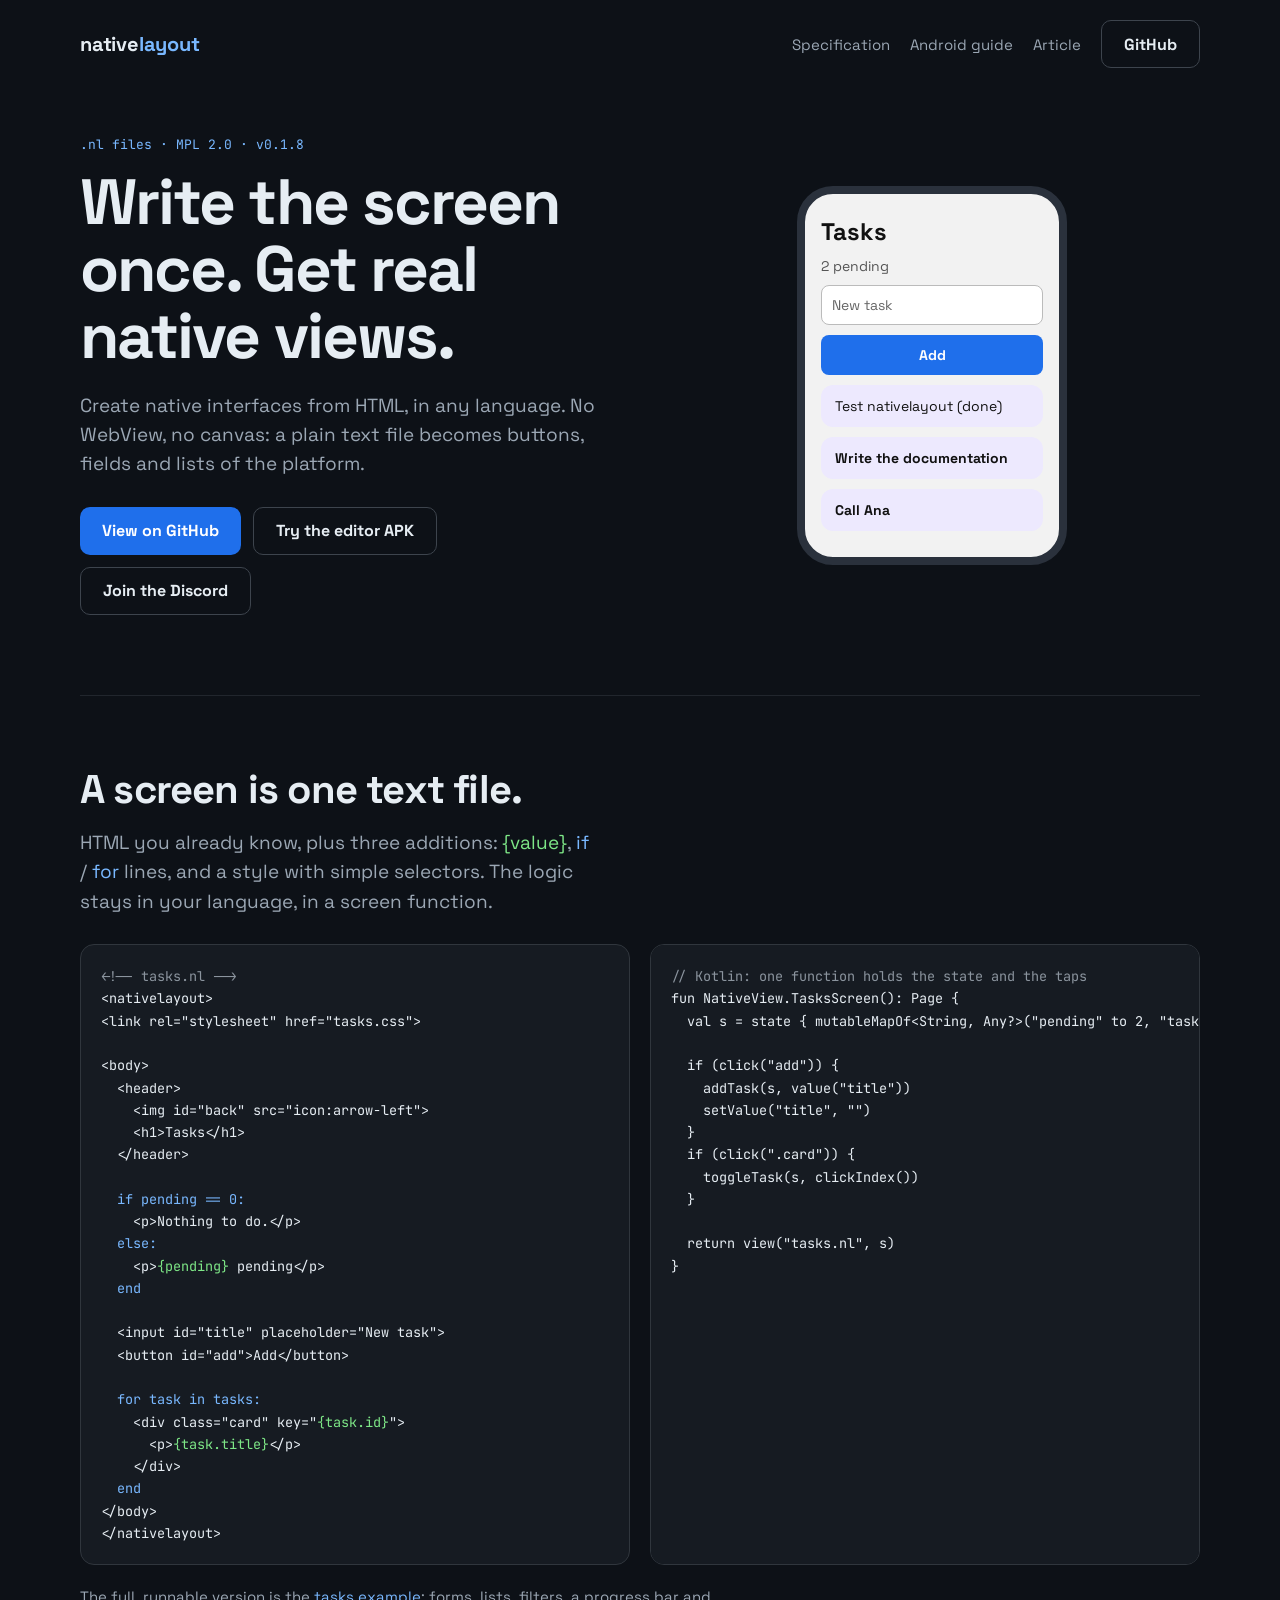
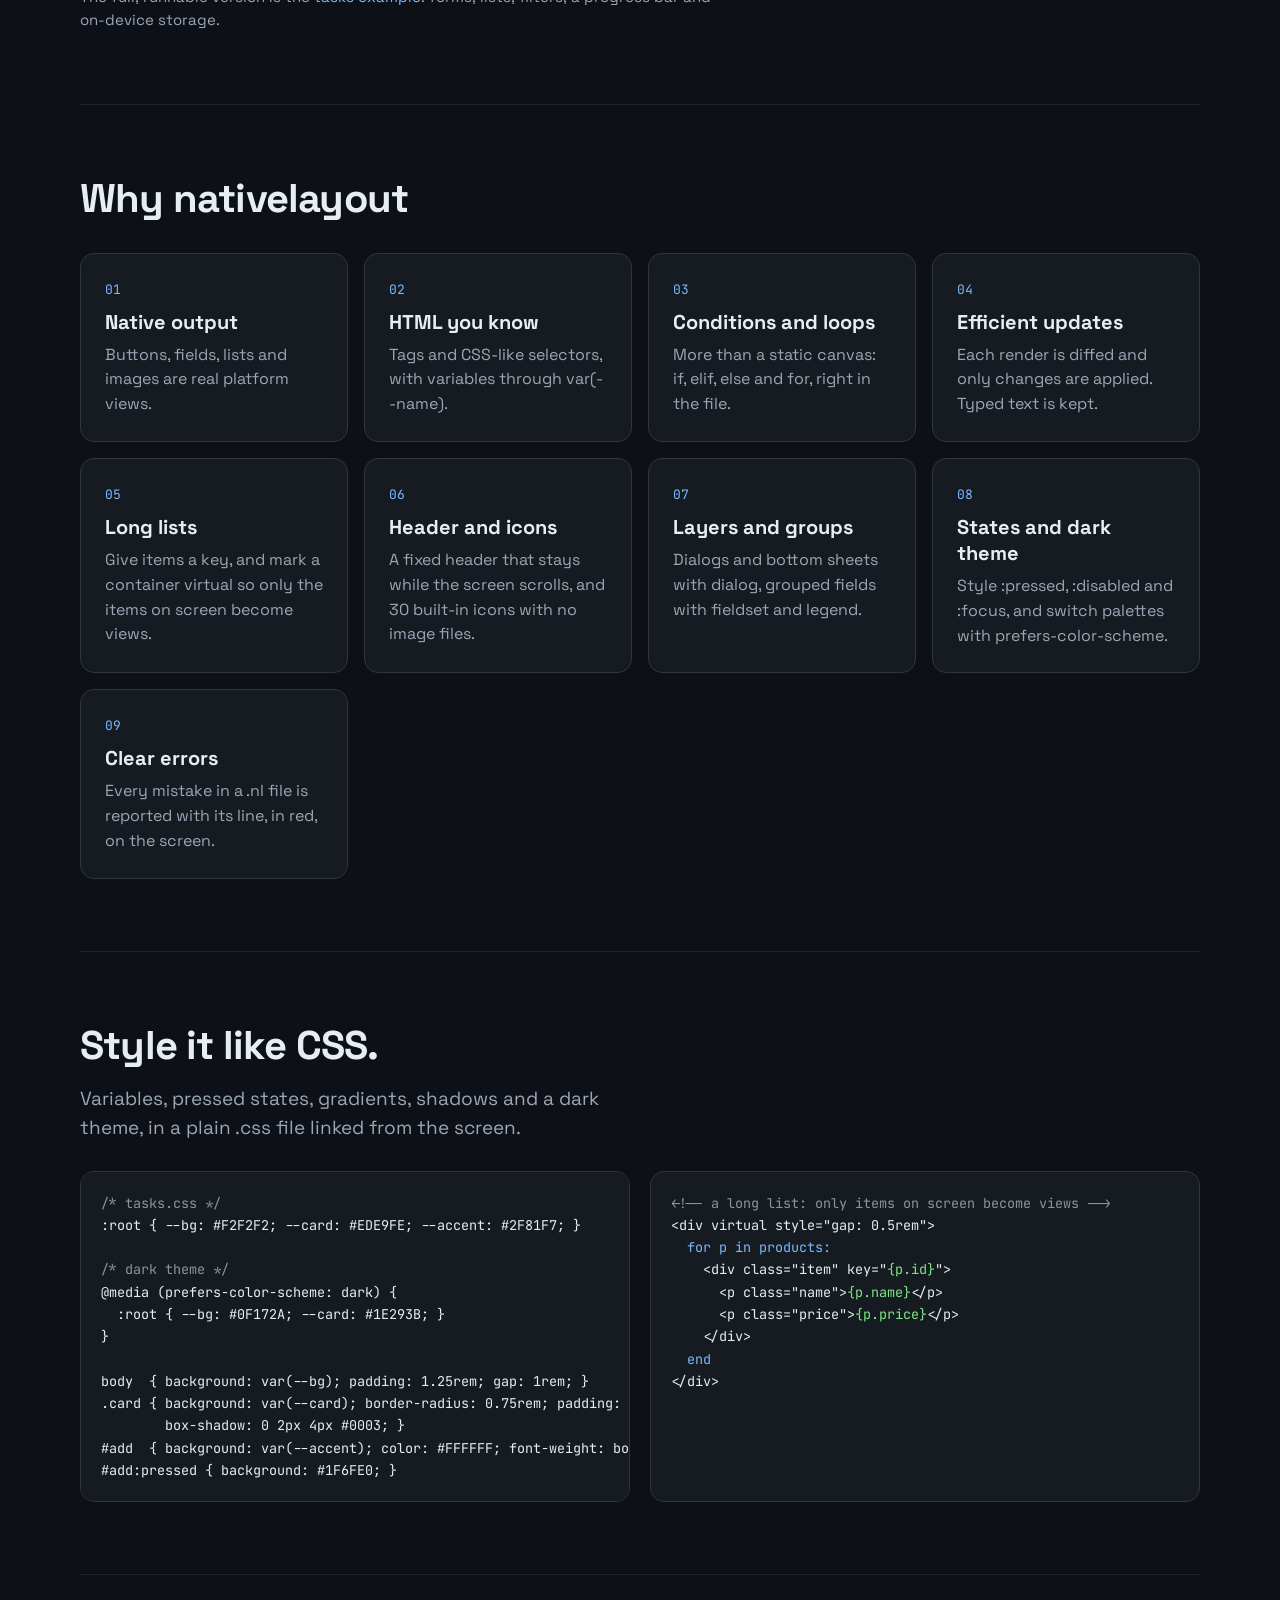
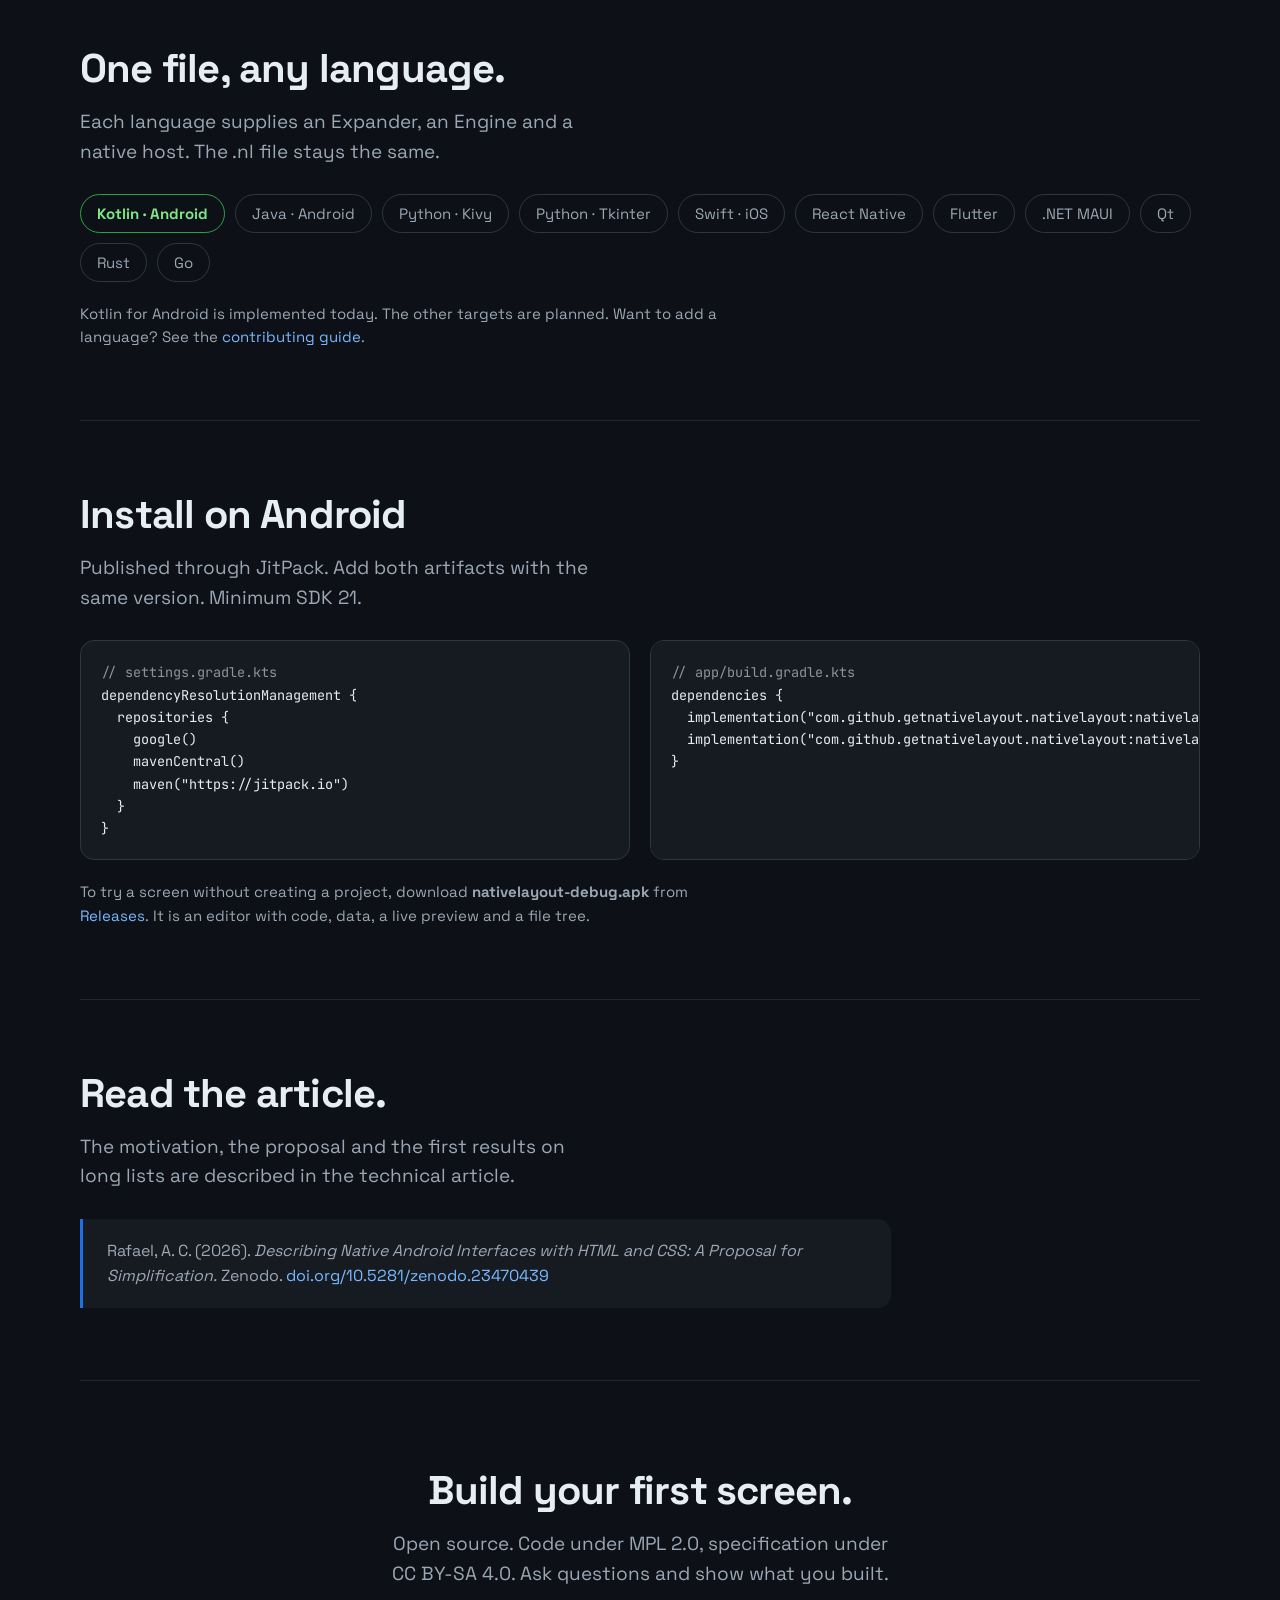
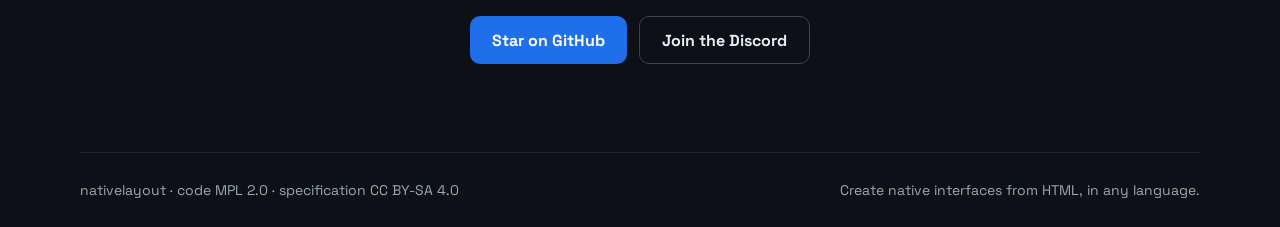
<file: index.html>
<!doctype html>
<html lang="en">
<head>
<meta charset="utf-8">
<meta name="viewport" content="width=device-width, initial-scale=1">
<meta name="description" content="Create native interfaces from HTML, in any language. A plain .nl text file becomes real native views, with no WebView and no canvas.">
<title>nativelayout</title>
<script src="./vendor/react.js"></script>
<script src="./vendor/react-dom.js"></script>
<script src="./support.js"></script>
</head>
<body>
<x-dc>
<helmet>
<link href="https://fonts.googleapis.com/css2?family=Space+Grotesk:wght@500;700&amp;family=JetBrains+Mono:wght@400;500&amp;display=swap" rel="stylesheet">
<style>
body{margin:0;background:#0D1117;color:#E6EDF3;font-family:'Space Grotesk',system-ui,sans-serif}
a{color:inherit;text-decoration:none}
.wrap{max-width:1120px;margin:0 auto;padding:0 24px}
.nav{display:flex;justify-content:space-between;align-items:center;flex-wrap:wrap;gap:12px;padding:20px 0}
.brand{font-weight:700;font-size:20px;letter-spacing:-.01em}
.brand b{color:#79B8FF}
.navlinks{display:flex;flex-wrap:wrap;align-items:center;gap:20px;font-size:15px;color:#9BA7B4}
.navlinks a:hover{color:#E6EDF3}
.btn{display:inline-flex;align-items:center;min-height:48px;padding:0 22px;border-radius:10px;font-weight:700;font-size:16px;box-sizing:border-box}
.btn.p{background:var(--accent);color:#fff}
.btn.s{border:1px solid #3D444D;color:#E6EDF3}
.row{display:flex;flex-wrap:wrap;gap:12px}
.hero{display:grid;grid-template-columns:repeat(auto-fit,minmax(300px,1fr));gap:48px;align-items:center;padding:48px 0 80px}
h1{font-size:clamp(36px,6vw,64px);line-height:1.05;margin:0 0 20px;letter-spacing:-.03em}
h2{font-size:clamp(28px,4vw,40px);line-height:1.1;margin:0 0 16px;letter-spacing:-.02em}
.lead{font-size:19px;line-height:1.55;color:#9BA7B4;margin:0 0 28px;max-width:520px}
.tag{font-family:'JetBrains Mono',monospace;font-size:13px;color:#79B8FF;margin:0 0 16px}
.phonewrap{display:flex;justify-content:center}
.phone{width:270px;max-width:100%;box-sizing:border-box;border:8px solid #2A313C;border-radius:36px;background:#F2F2F2;color:#111;padding:22px 16px 26px;display:flex;flex-direction:column;gap:10px}
.phone h3{margin:0;font-size:24px}
.ph-m{margin:0;font-size:14px;color:#555}
.ph-in{border:1px solid #BBB;border-radius:8px;padding:10px;font-size:14px;color:#666;background:#fff}
.ph-bt{background:#1F6FEB;color:#fff;font-weight:700;text-align:center;padding:11px;border-radius:8px;font-size:14px}
.card{background:#EDE9FE;border-radius:12px;padding:12px 14px;font-size:14px}
.card.b{font-weight:700}
.sec{padding:72px 0;border-top:1px solid #21262D}
.two{display:grid;grid-template-columns:repeat(auto-fit,minmax(300px,1fr));gap:20px}
pre{margin:0;background:#161B22;border:1px solid #30363D;border-radius:14px;padding:20px;font-family:'JetBrains Mono',monospace;font-size:13.5px;line-height:1.65;overflow-x:auto;color:#E6EDF3}
.k{color:#79B8FF}.v{color:#7EE787}.c{color:#8B949E}
.grid{display:grid;grid-template-columns:repeat(auto-fit,minmax(240px,1fr));gap:16px;margin-top:32px}
.f{background:#161B22;border:1px solid #30363D;border-radius:14px;padding:24px}
.f i{font-style:normal;font-family:'JetBrains Mono',monospace;font-size:13px;color:#79B8FF}
.f h3{margin:10px 0 8px;font-size:20px}
.f p{margin:0;color:#9BA7B4;line-height:1.55;font-size:16px}
.chips{display:flex;flex-wrap:wrap;gap:10px;margin-top:28px}
.chip{border:1px solid #30363D;border-radius:999px;padding:9px 16px;font-size:15px;color:#9BA7B4}
.chip.on{border-color:#2EA043;color:#7EE787;font-weight:700}
.note{margin:20px 0 0;font-size:15px;line-height:1.55;color:#9BA7B4;max-width:640px}
.note a{color:#79B8FF}
.quote{margin:28px 0 0;padding:20px 24px;border-left:3px solid #1F6FEB;background:#161B22;border-radius:0 14px 14px 0;color:#9BA7B4;line-height:1.55;font-size:16px;max-width:760px}
.quote a{color:#79B8FF}
.cta{text-align:center;padding:88px 0}
.cta .row{justify-content:center}
.foot{border-top:1px solid #21262D;padding:28px 0;color:#9BA7B4;font-size:14px;display:flex;flex-wrap:wrap;justify-content:space-between;gap:8px}
</style>
</helmet>
<div style="--accent: {{accent}}; width: 100%; box-sizing: border-box">
<div class="wrap">
<div class="nav">
<div class="brand">native<b>layout</b></div>
<div class="navlinks">
<a href="https://github.com/getnativelayout/nativelayout/blob/main/SPEC.md">Specification</a>
<a href="https://github.com/getnativelayout/nativelayout/blob/main/android/README.md">Android guide</a>
<a href="https://doi.org/10.5281/zenodo.23470439">Article</a>
<a class="btn s" href="https://github.com/getnativelayout/nativelayout">GitHub</a>
</div>
</div>

<div class="hero">
<div>
<p class="tag">.nl files · MPL 2.0 · v0.1.8</p>
<h1>Write the screen once. Get real native views.</h1>
<p class="lead">Create native interfaces from HTML, in any language. No WebView, no canvas: a plain text file becomes buttons, fields and lists of the platform.</p>
<div class="row">
<a class="btn p" href="https://github.com/getnativelayout/nativelayout">View on GitHub</a>
<a class="btn s" href="https://github.com/getnativelayout/nativelayout/releases">Try the editor APK</a>
<a class="btn s" href="https://discord.gg/638USuPnpk">Join the Discord</a>
</div>
</div>
<div class="phonewrap">
<div class="phone">
<h3>Tasks</h3>
<p class="ph-m">2 pending</p>
<div class="ph-in">New task</div>
<div class="ph-bt">Add</div>
<div class="card">Test nativelayout (done)</div>
<div class="card b">Write the documentation</div>
<div class="card b">Call Ana</div>
</div>
</div>
</div>
</div>

<div class="wrap sec">
<h2>A screen is one text file.</h2>
<p class="lead">HTML you already know, plus three additions: <span class="v">{value}</span>, <span class="k">if</span> / <span class="k">for</span> lines, and a style with simple selectors. The logic stays in your language, in a screen function.</p>
<div class="two">
<pre><span class="c">&lt;!-- tasks.nl --&gt;</span>
&lt;nativelayout&gt;
&lt;link rel="stylesheet" href="tasks.css"&gt;

&lt;body&gt;
  &lt;header&gt;
    &lt;img id="back" src="icon:arrow-left"&gt;
    &lt;h1&gt;Tasks&lt;/h1&gt;
  &lt;/header&gt;

  <span class="k">if pending == 0:</span>
    &lt;p&gt;Nothing to do.&lt;/p&gt;
  <span class="k">else:</span>
    &lt;p&gt;<span class="v">{pending}</span> pending&lt;/p&gt;
  <span class="k">end</span>

  &lt;input id="title" placeholder="New task"&gt;
  &lt;button id="add"&gt;Add&lt;/button&gt;

  <span class="k">for task in tasks:</span>
    &lt;div class="card" key="<span class="v">{task.id}</span>"&gt;
      &lt;p&gt;<span class="v">{task.title}</span>&lt;/p&gt;
    &lt;/div&gt;
  <span class="k">end</span>
&lt;/body&gt;
&lt;/nativelayout&gt;</pre>
<pre><span class="c">// Kotlin: one function holds the state and the taps</span>
fun NativeView.TasksScreen(): Page {
  val s = state { mutableMapOf&lt;String, Any?&gt;("pending" to 2, "tasks" to loadTasks()) }

  if (click("add")) {
    addTask(s, value("title"))
    setValue("title", "")
  }
  if (click(".card")) {
    toggleTask(s, clickIndex())
  }

  return view("tasks.nl", s)
}</pre>
</div>
<p class="note">The full, runnable version is the <a href="https://github.com/getnativelayout/nativelayout/tree/main/android/examples/tasks">tasks example</a>: forms, lists, filters, a progress bar and on-device storage.</p>
</div>

<div class="wrap sec">
<h2>Why nativelayout</h2>
<div class="grid">
<div class="f"><i>01</i><h3>Native output</h3><p>Buttons, fields, lists and images are real platform views.</p></div>
<div class="f"><i>02</i><h3>HTML you know</h3><p>Tags and CSS-like selectors, with variables through var(--name).</p></div>
<div class="f"><i>03</i><h3>Conditions and loops</h3><p>More than a static canvas: if, elif, else and for, right in the file.</p></div>
<div class="f"><i>04</i><h3>Efficient updates</h3><p>Each render is diffed and only changes are applied. Typed text is kept.</p></div>
<div class="f"><i>05</i><h3>Long lists</h3><p>Give items a key, and mark a container virtual so only the items on screen become views.</p></div>
<div class="f"><i>06</i><h3>Header and icons</h3><p>A fixed header that stays while the screen scrolls, and 30 built-in icons with no image files.</p></div>
<div class="f"><i>07</i><h3>Layers and groups</h3><p>Dialogs and bottom sheets with dialog, grouped fields with fieldset and legend.</p></div>
<div class="f"><i>08</i><h3>States and dark theme</h3><p>Style :pressed, :disabled and :focus, and switch palettes with prefers-color-scheme.</p></div>
<div class="f"><i>09</i><h3>Clear errors</h3><p>Every mistake in a .nl file is reported with its line, in red, on the screen.</p></div>
</div>
</div>

<div class="wrap sec">
<h2>Style it like CSS.</h2>
<p class="lead">Variables, pressed states, gradients, shadows and a dark theme, in a plain .css file linked from the screen.</p>
<div class="two">
<pre><span class="c">/* tasks.css */</span>
:root { --bg: #F2F2F2; --card: #EDE9FE; --accent: #2F81F7; }

<span class="c">/* dark theme */</span>
@media (prefers-color-scheme: dark) {
  :root { --bg: #0F172A; --card: #1E293B; }
}

body  { background: var(--bg); padding: 1.25rem; gap: 1rem; }
.card { background: var(--card); border-radius: 0.75rem; padding: 0.875rem;
        box-shadow: 0 2px 4px #0003; }
#add  { background: var(--accent); color: #FFFFFF; font-weight: bold; }
#add:pressed { background: #1F6FE0; }</pre>
<pre><span class="c">&lt;!-- a long list: only items on screen become views --&gt;</span>
&lt;div virtual style="gap: 0.5rem"&gt;
  <span class="k">for p in products:</span>
    &lt;div class="item" key="<span class="v">{p.id}</span>"&gt;
      &lt;p class="name"&gt;<span class="v">{p.name}</span>&lt;/p&gt;
      &lt;p class="price"&gt;<span class="v">{p.price}</span>&lt;/p&gt;
    &lt;/div&gt;
  <span class="k">end</span>
&lt;/div&gt;</pre>
</div>
</div>

<div class="wrap sec">
<h2>One file, any language.</h2>
<p class="lead">Each language supplies an Expander, an Engine and a native host. The .nl file stays the same.</p>
<div class="chips">
<span class="chip on">Kotlin · Android</span>
<span class="chip">Java · Android</span>
<span class="chip">Python · Kivy</span>
<span class="chip">Python · Tkinter</span>
<span class="chip">Swift · iOS</span>
<span class="chip">React Native</span>
<span class="chip">Flutter</span>
<span class="chip">.NET MAUI</span>
<span class="chip">Qt</span>
<span class="chip">Rust</span>
<span class="chip">Go</span>
</div>
<p class="note">Kotlin for Android is implemented today. The other targets are planned. Want to add a language? See the <a href="https://github.com/getnativelayout/nativelayout/blob/main/CONTRIBUTING.md">contributing guide</a>.</p>
</div>

<div class="wrap sec">
<h2>Install on Android</h2>
<p class="lead">Published through JitPack. Add both artifacts with the same version. Minimum SDK 21.</p>
<div class="two">
<pre><span class="c">// settings.gradle.kts</span>
dependencyResolutionManagement {
  repositories {
    google()
    mavenCentral()
    maven("https://jitpack.io")
  }
}</pre>
<pre><span class="c">// app/build.gradle.kts</span>
dependencies {
  implementation("com.github.getnativelayout.nativelayout:nativelayout-android:v0.1.8")
  implementation("com.github.getnativelayout.nativelayout:nativelayout-core:v0.1.8")
}</pre>
</div>
<p class="note">To try a screen without creating a project, download <b>nativelayout-debug.apk</b> from <a href="https://github.com/getnativelayout/nativelayout/releases">Releases</a>. It is an editor with code, data, a live preview and a file tree.</p>
</div>

<div class="wrap sec">
<h2>Read the article.</h2>
<p class="lead">The motivation, the proposal and the first results on long lists are described in the technical article.</p>
<div class="quote">Rafael, A. C. (2026). <i>Describing Native Android Interfaces with HTML and CSS: A Proposal for Simplification.</i> Zenodo. <a href="https://doi.org/10.5281/zenodo.23470439">doi.org/10.5281/zenodo.23470439</a></div>
</div>

<div class="wrap sec cta">
<h2>Build your first screen.</h2>
<p class="lead" style="margin: 0 auto 28px">Open source. Code under MPL 2.0, specification under CC BY-SA 4.0. Ask questions and show what you built.</p>
<div class="row">
<a class="btn p" href="https://github.com/getnativelayout/nativelayout">Star on GitHub</a>
<a class="btn s" href="https://discord.gg/638USuPnpk">Join the Discord</a>
</div>
</div>

<div class="wrap">
<div class="foot"><span>nativelayout · code MPL 2.0 · specification CC BY-SA 4.0</span><span>Create native interfaces from HTML, in any language.</span></div>
</div>
</div>
</x-dc>
<script type="text/x-dc" data-dc-script data-props='{"accent":{"editor":"color","default":"#1F6FEB"},"$preview":{"width":1280,"height":3400}}'>
class Component extends DCLogic {
renderVals() {
return { accent: this.props.accent ?? '#1F6FEB' };
}
}
</script>
</body>
</html>
</file>
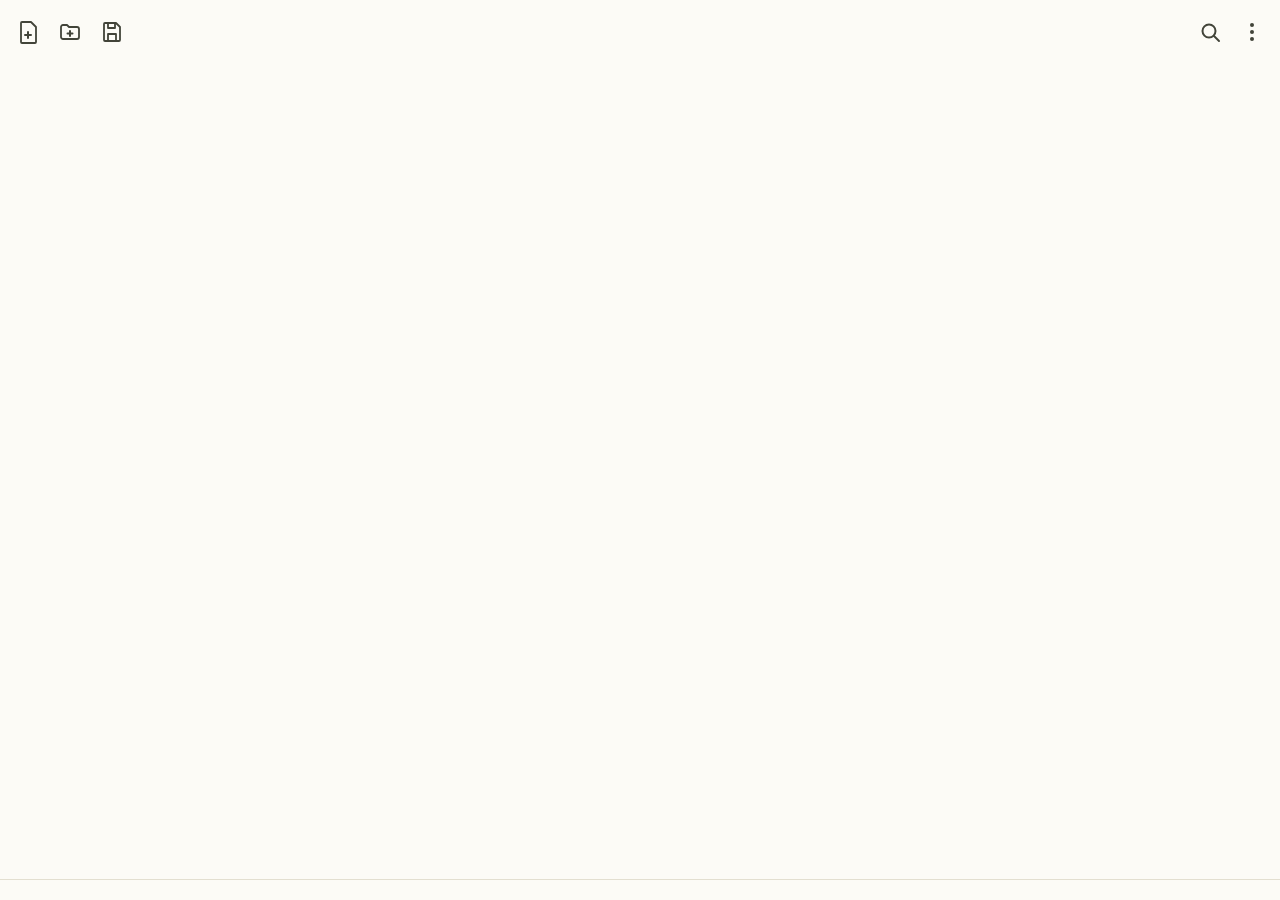
<file: android/app/src/main/assets/editor/arvore.html>
<!DOCTYPE html>
<html lang="pt">
<head>
<meta charset="UTF-8">
<meta name="viewport" content="width=device-width, initial-scale=1, maximum-scale=1, user-scalable=no">
<title>Ficheiros</title>
<meta name="theme-color" content="#FCFBF6">
<style>
:root {
  --bg:#FCFBF6; --bg2:#FFFFFF; --bg3:#F1EEE3; --border:#E3DFD0;
  --text:#181712; --muted:#737367; --sec:#424439;
  --icone-cor:#424439; --seta-cor:#737663;
  --azul:#0B57D0; --azulc:#C2E7FF; --azulx:#001D35;
  --roxo:#0B57D0; --roxo2:#0B57D0; --verde:#188038; --vermelho:#B3261E;
}
* { box-sizing:border-box; -webkit-tap-highlight-color:transparent; -webkit-user-select:none; user-select:none; -webkit-touch-callout:none; }
input, textarea { -webkit-user-select:text; user-select:text; }
::-webkit-scrollbar { display:none; }
html, body {
  margin:0; padding:0; height:100%;
  background:var(--bg); color:var(--text);
  font-family:"Google Sans", Roboto, Arial, sans-serif;
  overflow:hidden; overscroll-behavior:none; touch-action:manipulation;
}
button, input { font-family:inherit; }
button { cursor:pointer; }
svg { display:block; }
#raiz { display:flex; flex-direction:column; height:100%; }

#cabecalho, #barra-selecao { align-items:center; gap:2px; flex-shrink:0; color:var(--text); }
#cabecalho { display:flex; padding:12px 8px 8px; background:var(--bg); }
.esp { flex:1; }
.btn-icone { width:40px; height:40px; flex-shrink:0; background:none; border:none; padding:8px; color:var(--sec); border-radius:50%; transition:background .15s, opacity .15s; }
.btn-icone:active { background:rgba(0,0,0,0.08); }
.btn-icone:disabled { opacity:0.38; }
.btn-icone svg { width:100%; height:100%; }

#barra-pesquisa { display:none; padding:2px 8px 8px; flex-shrink:0; }
#barra-pesquisa.show { display:block; }
#pesquisa-input {
  width:100%; height:44px; padding:0 20px; font-size:15px; -webkit-user-select:text; user-select:text;
  border:none; outline:none; border-radius:22px; background:var(--bg3); color:var(--text);
}
#pesquisa-input::placeholder { color:var(--sec); opacity:1; }

#barra-selecao { display:none; height:52px; margin:8px; padding:0 4px; border-radius:26px; background:var(--azulc); color:var(--azulx); }
#barra-selecao.show { display:flex; }
#barra-selecao .btn-icone { background:none; color:var(--azulx); }
#barra-selecao .btn-icone:active { background:rgba(0,29,53,0.12); }
#selecao-contagem { font-weight:500; font-size:17px; margin-left:6px; }
#btn-sel-apagar { color:var(--vermelho) !important; }

#lista { flex:1; overflow:auto; padding:2px 0 8px; -webkit-overflow-scrolling:touch; touch-action:pan-x pan-y; }
.arv { min-width:100%; width:max-content; }
.secao-titulo { padding:14px 24px 6px; font-size:14px; font-weight:500; color:var(--sec); }
.linha { --fundo-linha:var(--bg); display:flex; align-items:center; min-height:38px; margin:0 8px 2px; padding-right:2px; background:none; border-radius:19px; transition:background .15s; touch-action:pan-x pan-y; }
.linha:active { background:rgba(0,0,0,0.06); }
.linha.ativa { --fundo-linha:var(--azulc); background:var(--azulc); color:var(--azulx); }
.linha.ativa .nome { font-weight:700; }
.linha.ativa .ne, .linha.ativa .chevron { color:var(--azulx); }
.linha.sel { --fundo-linha:#D3E3FD; background:#D3E3FD; }
.linha .chevron { width:16px; height:16px; flex-shrink:0; color:var(--seta-cor); transition:transform 0.15s; padding:0; }
.linha .chevron.aberta { transform:rotate(90deg); }
.linha .espaco { width:16px; flex-shrink:0; }
.linha .icone { width:17px; height:17px; flex-shrink:0; margin:0 9px 0 2px; padding:0; border-radius:0; background:none; color:var(--icone-cor); }
.linha.pasta .icone, .linha.ficheiro .icone { background:none; }
.linha .icone svg { width:100%; height:100%; }
.linha .icone.mini { padding:0; overflow:hidden; border-radius:4px; background:var(--bg3); }
.linha .icone.mini img { width:100%; height:100%; object-fit:cover; display:block; }
.vis-img { display:flex; align-items:center; justify-content:center; min-height:120px; max-height:60vh; padding:8px; border-radius:12px; overflow:auto;
  background:#fff repeating-conic-gradient(#ECEFF4 0% 25%, #fff 0% 50%) 50% / 16px 16px; }
.vis-img img { max-width:100%; max-height:56vh; object-fit:contain; }
.linha .nome { flex:1; min-width:0; display:flex; font-size:14px; }
.linha .nb { min-width:0; white-space:nowrap; }
.linha .ne { flex-shrink:0; white-space:nowrap; color:var(--muted); }
.linha.pasta .nome { font-weight:400; }
.linha .meta { font-size:12px; color:var(--sec); background:var(--bg3); padding:2px 9px; border-radius:10px; margin:0 4px 0 8px; flex-shrink:0; white-space:nowrap; }
.mais { position:sticky; right:8px; width:34px; height:34px; flex-shrink:0; background:var(--fundo-linha); border:none; padding:7px; color:var(--sec); border-radius:50%; }
.mais svg { width:100%; height:100%; }
.mais:active { background:rgba(0,0,0,0.08); }
.caixa-sel { width:16px; height:16px; border:2px solid var(--sec); border-radius:50%; margin:0; flex-shrink:0; display:flex; align-items:center; justify-content:center; color:#fff; }
.caixa-sel.marcada { background:var(--azul); border-color:var(--azul); }
.caixa-sel svg { width:10px; height:10px; }
.vazio { text-align:center; color:var(--muted); font-size:14px; line-height:1.6; padding:40px 24px; }

#rodape { flex-shrink:0; padding:10px 16px calc(10px + env(safe-area-inset-bottom)); background:var(--bg); border-top:1px solid var(--border); font-size:12px; color:var(--muted); text-align:center; }

#camada { position:fixed; left:0; right:0; top:0; bottom:0; display:none; z-index:50; }
#camada.show { display:block; }
#camada.saindo { pointer-events:none; }
.fundo { position:absolute; left:0; right:0; top:0; bottom:0; background:rgba(0,0,0,0.32); animation:fundo-entra .22s ease-out both; }
.fundo.claro { background:transparent; animation:none; }
.centro { position:absolute; left:0; right:0; top:0; bottom:0; display:flex; align-items:center; justify-content:center; padding:16px; pointer-events:none; }
.centro > * { pointer-events:auto; }
.cartao { background:#F3F6FC; border-radius:28px; box-shadow:0 8px 32px rgba(0,0,0,0.28); overflow:hidden; display:flex; flex-direction:column; will-change:transform, opacity; }
.dialogo { position:relative; width:100%; max-height:86%; animation:dialogo-entra .26s cubic-bezier(.2,.9,.25,1) both; }
.popup { position:absolute; min-width:210px; max-width:calc(100% - 16px); max-height:calc(100% - 16px); padding:6px 0; border-radius:16px; overflow-y:auto; animation:popup-entra .2s cubic-bezier(.2,.9,.25,1) both; }
@keyframes fundo-entra { from { opacity:0; } to { opacity:1; } }
@keyframes fundo-sai { to { opacity:0; } }
@keyframes dialogo-entra { from { opacity:0; transform:translateY(16px) scale(.94); } to { opacity:1; transform:none; } }
@keyframes dialogo-sai { to { opacity:0; transform:translateY(8px) scale(.96); } }
@keyframes popup-entra { from { opacity:0; transform:scale(.8); } to { opacity:1; transform:none; } }
@keyframes popup-sai { to { opacity:0; transform:scale(.9); } }
#camada.saindo .fundo { animation:fundo-sai .16s ease-in both; }
#camada.saindo .dialogo { animation:dialogo-sai .16s ease-in both; }
#camada.saindo .popup { animation:popup-sai .12s ease-in both; }
@media (prefers-reduced-motion: reduce) { .fundo, .dialogo, .popup, #camada.saindo .fundo, #camada.saindo .dialogo, #camada.saindo .popup { animation-duration:.01s; } }
.cx-titulo { padding:24px 24px 4px; font-size:22px; font-weight:400; flex-shrink:0; }
.cx-sub { padding:0 24px; font-size:14px; color:var(--muted); flex-shrink:0; }
.cx-corpo { padding:14px 24px 6px; font-size:15px; line-height:1.5; overflow-y:auto; color:var(--sec); }
.cx-rodape { padding:10px 16px 16px; display:flex; justify-content:flex-end; gap:4px; flex-shrink:0; }
.btn-cx { padding:10px 14px; min-height:40px; border-radius:20px; border:none; background:none; font-weight:500; font-size:14px; color:var(--azul); transition:background .15s, opacity .15s; }
.btn-cx:active { background:rgba(11,87,208,0.10); }
.btn-cx.primario { font-weight:700; }
.btn-cx.perigo { color:var(--vermelho); }
.btn-cx:disabled { opacity:0.4; }
.campo { width:100%; padding:14px 16px; font-size:16px; border:1px solid #747775; border-radius:12px; background:none; color:var(--text); outline:none; }
.campo:focus { border-color:var(--azul); box-shadow:0 0 0 1px var(--azul); }
.campo-erro { color:var(--vermelho); font-size:13px; margin-top:8px; min-height:16px; }
.item-menu { display:flex; align-items:center; gap:16px; width:100%; height:48px; padding:0 18px; background:none; border:none; font-size:15px; font-weight:500; text-align:left; color:var(--text); white-space:nowrap; }
.item-menu-icone { width:22px; height:22px; flex-shrink:0; color:var(--sec); }
.item-menu-icone svg { width:100%; height:100%; }
.item-menu.perigo, .item-menu.perigo .item-menu-icone { color:var(--vermelho); }
.item-menu:active { background:rgba(0,0,0,0.06); }
.lista-menu { flex:1; min-height:0; overflow-y:auto; padding:6px 0; }
.destino { display:flex; align-items:center; width:100%; height:48px; padding-right:18px; background:none; border:none; font-size:15px; text-align:left; color:var(--text); }
.destino:active { background:rgba(0,0,0,0.06); }
.destino:disabled { opacity:0.38; }
.destino svg { width:20px; height:20px; margin-right:12px; flex-shrink:0; color:var(--icone-cor); }

#toast { position:fixed; left:12px; right:12px; bottom:14px; z-index:60; background:#303030; border:none; color:#fff; padding:13px 16px; border-radius:6px; font-size:14px; display:none; align-items:center; gap:12px; box-shadow:0 3px 10px rgba(0,0,0,0.3); }
#toast.show { display:flex; }
#toast span { flex:1; }
#toast button { background:none; border:none; color:#8AB4F8; font-weight:500; font-size:14px; text-transform:uppercase; padding:4px 6px; }
</style>
</head>
<body>

<div id="raiz">
  <div id="cabecalho">
    <button class="btn-icone" data-acao="novo-ficheiro" data-ic="novoFicheiro" aria-label="Novo ficheiro"></button>
    <button class="btn-icone" data-acao="nova-pasta" data-ic="novaPasta" aria-label="Nova pasta"></button>
    <button class="btn-icone" data-acao="salvar" data-ic="salvar" aria-label="Salvar"></button>
    <span class="esp"></span>
    <button class="btn-icone" data-acao="alternar-pesquisa" data-ic="pesquisar" aria-label="Pesquisar"></button>
    <button class="btn-icone" data-acao="menu-cabecalho" data-ic="mais" aria-label="Mais opções"></button>
  </div>

  <div id="barra-pesquisa">
    <input id="pesquisa-input" type="search" placeholder="Procurar ficheiros" autocomplete="off">
  </div>

  <div id="barra-selecao">
    <button class="btn-icone" data-acao="selecao-cancelar" data-ic="fechar" aria-label="Cancelar seleção"></button>
    <span id="selecao-contagem">0</span>
    <span class="esp"></span>
    <button class="btn-icone" id="btn-sel-mover" data-acao="selecao-mover" data-ic="mover" aria-label="Mover"></button>
    <button class="btn-icone" id="btn-sel-apagar" data-acao="selecao-apagar" data-ic="apagar" aria-label="Apagar"></button>
  </div>

  <div id="lista"></div>
  <div id="rodape"></div>
</div>

<div id="camada"></div>
<div id="toast"><span id="toast-texto"></span><button id="toast-desfazer" data-acao="desfazer" style="display:none">Desfazer</button></div>

<script>
(function () {
'use strict';

const MARCADOR = '.keep';
const EXT_OK = ['.nl', '.css', '.json', '.md', '.txt', '.png', '.jpg', '.jpeg', '.gif', '.webp', '.bmp', '.svg'];
const NOMES_PROIBIDOS = ['__proto__', 'constructor', 'prototype'];
const MODELO_PADRAO = [
  '<nativelayout>',
  '',
  '<body>',
  '    <h1>Titulo</h1>',
  '</body>',
  '',
  '</nativelayout>',
  ''
].join('\n');

const tem = (o, k) => Object.prototype.hasOwnProperty.call(o, k);
const nomeDe = (c) => c.slice(c.lastIndexOf('/') + 1);
const pastaDe = (c) => (c.lastIndexOf('/') >= 0 ? c.slice(0, c.lastIndexOf('/')) : '');
const juntar = (pasta, nome) => (pasta ? pasta + '/' + nome : nome);
const extDe = (nome) => { const i = nome.lastIndexOf('.'); return i > 0 ? nome.slice(i).toLowerCase() : ''; };
const ehMarcador = (c) => nomeDe(c) === MARCADOR;
const dentroDe = (c, pasta) => pasta === '' || c === pasta || c.indexOf(pasta + '/') === 0;
const comparar = (a, b) => a.localeCompare(b, 'pt', { numeric: true, sensitivity: 'base' });

function copia(F) { return Object.assign({}, F); }

function pastasDe(F) {
  const s = new Set();
  Object.keys(F).forEach((c) => {
    const partes = c.split('/');
    partes.pop();
    let acc = '';
    partes.forEach((p) => { acc = acc ? acc + '/' + p : p; s.add(acc); });
  });
  return Array.from(s).sort(comparar);
}
function existePasta(F, p) { return p === '' || Object.keys(F).some((c) => c.indexOf(p + '/') === 0); }

function nomesNaPasta(F, pasta) {
  const usados = new Set();
  Object.keys(F).forEach((c) => {
    if (pasta && c.indexOf(pasta + '/') !== 0) return;
    const resto = pasta ? c.slice(pasta.length + 1) : c;
    const primeiro = resto.split('/')[0];
    if (primeiro && primeiro !== MARCADOR) usados.add(primeiro.toLowerCase());
  });
  return usados;
}
function nomeUnico(F, pasta, nome, ehPasta) {
  const usados = nomesNaPasta(F, pasta);
  if (!usados.has(nome.toLowerCase())) return nome;
  const ext = ehPasta ? '' : extDe(nome);
  const base = ext ? nome.slice(0, nome.length - ext.length) : nome;
  let n = 2;
  while (usados.has((base + ' (' + n + ')' + ext).toLowerCase())) n++;
  return base + ' (' + n + ')' + ext;
}

function validarNome(nome, ehPasta) {
  if (!nome || !nome.trim()) return 'Escreve um nome.';
  if (nome !== nome.trim()) return 'O nome não pode começar nem acabar com espaços.';
  if (nome.length > 80) return 'Nome demasiado longo (máximo 80 caracteres).';
  if (/[\\/:*?"<>|\u0000-\u001f]/.test(nome)) return 'O nome não pode ter \\ / : * ? " < > |';
  if (nome.charAt(0) === '.') return 'O nome não pode começar por ponto.';
  if (nome.charAt(nome.length - 1) === '.') return 'O nome não pode acabar em ponto.';
  if (NOMES_PROIBIDOS.indexOf(nome) >= 0) return 'Este nome não é permitido.';
  if (!ehPasta && EXT_OK.indexOf(extDe(nome)) < 0) return 'Extensão não suportada. Usa: ' + EXT_OK.join(' ');
  return null;
}

function diferenca(F, N) {
  const diff = { escrever: {}, apagar: [] };
  const inverso = { escrever: {}, apagar: [] };
  Object.keys(F).forEach((k) => {
    if (!tem(N, k)) { diff.apagar.push(k); inverso.escrever[k] = F[k]; }
    else if (N[k] !== F[k]) { diff.escrever[k] = N[k]; inverso.escrever[k] = F[k]; }
  });
  Object.keys(N).forEach((k) => { if (!tem(F, k)) { diff.escrever[k] = N[k]; inverso.apagar.push(k); } });
  return { diff: diff, inverso: inverso };
}

function manterPastas(F, N, retiradas) {
  pastasDe(F).forEach((p) => {
    if (existePasta(N, p)) return;
    if (retiradas.some((r) => dentroDe(p, r))) return;
    N[p + '/' + MARCADOR] = '';
  });
}

function atualDepois(atualAntes, mapa, N) {
  if (!atualAntes) return atualAntes;
  if (mapa && mapa[atualAntes]) return mapa[atualAntes];
  if (tem(N, atualAntes)) return atualAntes;
  const pasta = pastaDe(atualAntes);
  const candidatos = Object.keys(N).filter((c) => !ehMarcador(c));
  const mesmaPasta = candidatos.filter((c) => pastaDe(c) === pasta).sort(comparar);
  if (mesmaPasta.length) return mesmaPasta[0];
  candidatos.sort(comparar);
  return candidatos.length ? candidatos[0] : null;
}

function resultado(F, N, extra) {
  const d = diferenca(F, N);
  return Object.assign({ ok: true, novo: N, diff: d.diff, inverso: d.inverso }, extra || {});
}
function erro(msg) { return { ok: false, erro: msg }; }

function opCriarFicheiro(F, pasta, nome) {
  const e = validarNome(nome, false);
  if (e) return erro(e);
  if (nomesNaPasta(F, pasta).has(nome.toLowerCase())) return erro('Já existe um ficheiro ou pasta com esse nome.');
  const caminho = juntar(pasta, nome);
  const N = copia(F);
  const n = nome.toLowerCase();
  N[caminho] = /\.nl$/.test(n) ? MODELO_PADRAO : '';
  return resultado(F, N, { abrir: caminho, mensagem: 'Ficheiro criado.' });
}
function opCriarPasta(F, pasta, nome) {
  const e = validarNome(nome, true);
  if (e) return erro(e);
  if (nomesNaPasta(F, pasta).has(nome.toLowerCase())) return erro('Já existe um ficheiro ou pasta com esse nome.');
  const N = copia(F);
  N[juntar(juntar(pasta, nome), MARCADOR)] = '';
  return resultado(F, N, { mensagem: 'Pasta criada.', pasta: juntar(pasta, nome) });
}

function abrangidos(F, item) {
  if (tem(F, item)) return [item];
  return Object.keys(F).filter((c) => c.indexOf(item + '/') === 0);
}
function ehPastaFn(F, item) { return !tem(F, item) && existePasta(F, item); }

function aplicarMovimento(F, destinos, atualAntes) {
  const mapa = {};
  const retiradas = [];
  Object.keys(destinos).forEach((item) => {
    const novoItem = destinos[item];
    if (ehPastaFn(F, item)) retiradas.push(item);
    abrangidos(F, item).forEach((c) => { mapa[c] = novoItem + c.slice(item.length); });
  });
  const N = {};
  Object.keys(F).forEach((c) => { N[mapa[c] || c] = F[c]; });
  manterPastas(F, N, retiradas);
  return resultado(F, N, { atual: atualDepois(atualAntes, mapa, N) });
}

function opRenomear(F, item, novoNome, atualAntes) {
  const pasta = pastaDe(item);
  const eDir = ehPastaFn(F, item);
  const e = validarNome(novoNome, eDir);
  if (e) return erro(e);
  const novoCaminho = juntar(pasta, novoNome);
  if (novoCaminho === item) return erro('O nome é o mesmo.');
  const usados = nomesNaPasta(F, pasta);
  usados.delete(nomeDe(item).toLowerCase());
  if (usados.has(novoNome.toLowerCase())) return erro('Já existe um ficheiro ou pasta com esse nome.');
  const r = aplicarMovimento(F, { [item]: novoCaminho }, atualAntes);
  r.mensagem = 'Renomeado.';
  return r;
}

function opMover(F, itens, destino, atualAntes) {
  const escolhidos = itens.filter((i) => !itens.some((o) => o !== i && dentroDe(i, o) && i !== o));
  for (const i of escolhidos) {
    if (ehPastaFn(F, i) && dentroDe(destino, i)) return erro('Não podes mover uma pasta para dentro dela própria.');
  }
  const destinos = {};
  const F2 = copia(F);
  escolhidos.forEach((i) => {
    if (pastaDe(i) === destino) return;
    const nome = nomeUnico(F2, destino, nomeDe(i), ehPastaFn(F, i));
    destinos[i] = juntar(destino, nome);
    F2[juntar(destino, nome) + '/.reservado'] = '';
  });
  if (!Object.keys(destinos).length) return erro('Os itens já estão nessa pasta.');
  const r = aplicarMovimento(F, destinos, atualAntes);
  r.mensagem = 'Movido.';
  return r;
}

function opDuplicar(F, item) {
  const pasta = pastaDe(item);
  const eDir = ehPastaFn(F, item);
  const ext = eDir ? '' : extDe(nomeDe(item));
  const base = eDir ? nomeDe(item) : nomeDe(item).slice(0, nomeDe(item).length - ext.length);
  const nome = nomeUnico(F, pasta, base + ' copia' + ext, eDir);
  const novo = juntar(pasta, nome);
  const N = copia(F);
  abrangidos(F, item).forEach((c) => { N[novo + c.slice(item.length)] = F[c]; });
  return resultado(F, N, { mensagem: 'Duplicado.', abrir: eDir ? null : novo });
}

function opApagar(F, itens, atualAntes) {
  const N = copia(F);
  const retiradas = [];
  itens.forEach((i) => {
    if (ehPastaFn(F, i)) retiradas.push(i);
    abrangidos(F, i).forEach((c) => { delete N[c]; });
  });
  manterPastas(F, N, retiradas);
  const removidos = Object.keys(F).filter((c) => !tem(N, c) && !ehMarcador(c)).length;
  return resultado(F, N, {
    atual: atualDepois(atualAntes, null, N),
    mensagem: removidos === 1 ? 'Ficheiro apagado.' : removidos + ' ficheiros apagados.'
  });
}

function pesquisar(F, termo) {
  const q = termo.trim().toLowerCase();
  const nomes = [];
  if (!q) return nomes;
  Object.keys(F).filter((c) => !ehMarcador(c)).sort(comparar).forEach((c) => {
    if (c.toLowerCase().indexOf(q) >= 0) nomes.push(c);
  });
  return nomes;
}

function tamanhoLegivel(bytes) {
  if (bytes < 1024) return bytes + ' B';
  if (bytes < 1048576) return (bytes / 1024).toFixed(bytes < 10240 ? 1 : 0) + ' KB';
  return (bytes / 1048576).toFixed(1) + ' MB';
}

const modelo = {
  MARCADOR, validarNome, nomeUnico, pastasDe, existePasta,
  diferenca, opCriarFicheiro, opCriarPasta, opRenomear, opMover, opDuplicar, opApagar,
  pesquisar, tamanhoLegivel, atualDepois, ehMarcador, pastaDe, nomeDe, juntar
};

let F = {};
let atual = null;
let abertas = new Set();
let selecao = null;
let pesquisaAberta = false;
let camadaAtual = null;
let desfazerAcao = null;
let toastId = null;

const $ = (id) => document.getElementById(id);
const RX_IMG = /\.(png|jpg|jpeg|gif|webp|bmp|svg)$/i;
const ehImagem = (c) => RX_IMG.test(c);
function srcImagem(c) {
  const e = c.slice(c.lastIndexOf('.') + 1).toLowerCase();
  const mime = e === 'svg' ? 'image/svg+xml' : e === 'jpg' ? 'image/jpeg' : 'image/' + e;
  return 'data:' + mime + ';base64,' + F[c];
}
function iconeArq(c) {
  if (ehImagem(c) && F[c]) return '<span class="icone mini"><img loading="lazy" alt="" src="' + srcImagem(c) + '"></span>';
  return '<span class="icone">' + IC_ARQ + '</span>';
}
const esc = (s) => String(s).replace(/&/g, '&amp;').replace(/</g, '&lt;').replace(/>/g, '&gt;').replace(/"/g, '&quot;').replace(/'/g, '&#39;');

function ponte() { return window.Ponte || null; }
function enviarAbrir(caminho) { const p = ponte(); if (p && p.abrirFicheiro) p.abrirFicheiro(caminho); }
function enviarAplicar(diff) {
  const p = ponte();
  if (p && p.aplicarDiff) {
    diff.atual = atual;
    p.aplicarDiff(JSON.stringify(diff));
  }
}
function enviarFechar() { const p = ponte(); if (p && p.fecharSidebar) p.fecharSidebar(); }

const IC_PASTA = '<svg viewBox="0 0 24 24" fill="none"><path d="M3.5 7A2 2 0 0 1 5.5 5h3.6l2 2.2h7.4a2 2 0 0 1 2 2V17a2 2 0 0 1-2 2h-13a2 2 0 0 1-2-2V7z" stroke="currentColor" stroke-width="1.7" stroke-linejoin="round"/></svg>';
const IC_PASTA_ABERTA = '<svg viewBox="0 0 24 24" fill="none"><path d="M3.5 18.5V6.5A1.5 1.5 0 0 1 5 5h3.8l2 2.2h6.7A1.5 1.5 0 0 1 19 8.7V11" stroke="currentColor" stroke-width="1.7" stroke-linecap="round" stroke-linejoin="round"/><path d="M3.5 18.5L6.8 11H21.5L18.2 18.5z" stroke="currentColor" stroke-width="1.7" stroke-linejoin="round"/></svg>';
const IC_ARQ = '<svg viewBox="0 0 24 24" fill="none"><path d="M6.5 3.5h7.6l4.4 4.4V19.5a1.2 1.2 0 0 1-1.2 1.2H6.5a1.2 1.2 0 0 1-1.2-1.2V4.7a1.2 1.2 0 0 1 1.2-1.2z" stroke="currentColor" stroke-width="1.7" stroke-linejoin="round"/><path d="M14 3.7V8h4.3" stroke="currentColor" stroke-width="1.7" stroke-linejoin="round" stroke-linecap="round"/></svg>';
const IC_CHEVRON = '<svg viewBox="0 0 16 16"><path d="M6 4.3v7.4L10 8z" fill="currentColor"/></svg>';
const IC_MAIS = '<svg viewBox="0 0 24 24" fill="none"><circle cx="12" cy="5" r="2" fill="currentColor"/><circle cx="12" cy="12" r="2" fill="currentColor"/><circle cx="12" cy="19" r="2" fill="currentColor"/></svg>';
const IC_CHECK = '<svg viewBox="0 0 24 24" fill="none"><path d="M4 12l5 5L20 6" stroke="currentColor" stroke-width="3" stroke-linecap="round" stroke-linejoin="round"/></svg>';

const MI = {
  importar: '<svg viewBox="0 0 24 24" fill="none"><path d="M12 4v11m0 0l-4-4m4 4l4-4M5 19h14" stroke="currentColor" stroke-width="2" stroke-linecap="round" stroke-linejoin="round"/></svg>',
  abrir: '<svg viewBox="0 0 24 24" fill="none"><path d="M4 12s3.5-6 8-6 8 6 8 6-3.5 6-8 6-8-6-8-6z" stroke="currentColor" stroke-width="2" stroke-linejoin="round"/><circle cx="12" cy="12" r="2.4" stroke="currentColor" stroke-width="2"/></svg>',
  novoFicheiro: '<svg viewBox="0 0 24 24" fill="none"><path d="M6 2h9l5 5v15a1 1 0 0 1-1 1H6a1 1 0 0 1-1-1V3a1 1 0 0 1 1-1z" stroke="currentColor" stroke-width="1.8" stroke-linejoin="round"/><path d="M12 12v6M9 15h6" stroke="currentColor" stroke-width="2" stroke-linecap="round"/></svg>',
  novaPasta: '<svg viewBox="0 0 24 24" fill="none"><path d="M3 7a2 2 0 0 1 2-2h4l2 2h8a2 2 0 0 1 2 2v8a2 2 0 0 1-2 2H5a2 2 0 0 1-2-2V7z" stroke="currentColor" stroke-width="1.8" stroke-linejoin="round"/><path d="M12 11v5M9.5 13.5h5" stroke="currentColor" stroke-width="2" stroke-linecap="round"/></svg>',
  renomear: '<svg viewBox="0 0 24 24" fill="none"><path d="M14.7 3.3a1 1 0 0 1 1.4 0l4.6 4.6a1 1 0 0 1 0 1.4L9.5 20.5 3 21l0.5-6.5L14.7 3.3z" stroke="currentColor" stroke-width="1.8" stroke-linejoin="round"/></svg>',
  mover: '<svg viewBox="0 0 24 24" fill="none"><path d="M3 7a2 2 0 0 1 2-2h4l2 2h8a2 2 0 0 1 2 2v8a2 2 0 0 1-2 2H5a2 2 0 0 1-2-2V7z" stroke="currentColor" stroke-width="1.8" stroke-linejoin="round"/><path d="M9.5 15.5L13 12l-3.5-3.5" stroke="currentColor" stroke-width="2" stroke-linecap="round" stroke-linejoin="round"/></svg>',
  duplicar: '<svg viewBox="0 0 24 24" fill="none"><rect x="8" y="8" width="12" height="13" rx="2" stroke="currentColor" stroke-width="1.8"/><path d="M5 15V4a1 1 0 0 1 1-1h9" stroke="currentColor" stroke-width="1.8" stroke-linecap="round"/></svg>',
  apagar: '<svg viewBox="0 0 24 24" fill="none"><path d="M4 7h16M9 7V4a1 1 0 0 1 1-1h4a1 1 0 0 1 1 1v3m-8 0v13a1 1 0 0 0 1 1h6a1 1 0 0 0 1-1V7" stroke="currentColor" stroke-width="2" stroke-linecap="round" stroke-linejoin="round"/><path d="M10 11v6M14 11v6" stroke="currentColor" stroke-width="2" stroke-linecap="round"/></svg>',
  selecionar: '<svg viewBox="0 0 24 24" fill="none"><rect x="4" y="4" width="16" height="16" rx="4" stroke="currentColor" stroke-width="2"/><path d="M8 12l3 3 5-6" stroke="currentColor" stroke-width="2" stroke-linecap="round" stroke-linejoin="round"/></svg>',
  expandir: '<svg viewBox="0 0 24 24" fill="none"><path d="M6 10l6 6 6-6" stroke="currentColor" stroke-width="2.2" stroke-linecap="round" stroke-linejoin="round"/><path d="M6 5l6 6 6-6" stroke="currentColor" stroke-width="2.2" stroke-linecap="round" stroke-linejoin="round" opacity="0.45"/></svg>',
  recolher: '<svg viewBox="0 0 24 24" fill="none"><path d="M6 14l6-6 6 6" stroke="currentColor" stroke-width="2.2" stroke-linecap="round" stroke-linejoin="round"/><path d="M6 19l6-6 6 6" stroke="currentColor" stroke-width="2.2" stroke-linecap="round" stroke-linejoin="round" opacity="0.45"/></svg>'
};

MI.salvar = '<svg viewBox="0 0 24 24" fill="none"><path d="M5 3h11l4 4v13a1 1 0 0 1-1 1H5a1 1 0 0 1-1-1V4a1 1 0 0 1 1-1z" stroke="currentColor" stroke-width="1.8" stroke-linejoin="round"/><path d="M8 3v5h7V3M8 21v-7h8v7" stroke="currentColor" stroke-width="1.8" stroke-linejoin="round"/></svg>';
MI.pesquisar = '<svg viewBox="0 0 24 24" fill="none"><circle cx="11" cy="11" r="6.5" stroke="currentColor" stroke-width="2"/><path d="M16 16l5 5" stroke="currentColor" stroke-width="2" stroke-linecap="round"/></svg>';
MI.mais = IC_MAIS;
MI.fechar = '<svg viewBox="0 0 24 24" fill="none"><path d="M6 6l12 12M18 6L6 18" stroke="currentColor" stroke-width="2.2" stroke-linecap="round"/></svg>';
document.querySelectorAll('[data-ic]').forEach((b) => { b.innerHTML = MI[b.dataset.ic] || ''; });

function construirArvore() {
  const raiz = { nome: '', caminho: '', pastas: Object.create(null), ficheiros: [] };
  Object.keys(F).forEach((c) => {
    const partes = c.split('/');
    let no = raiz;
    let acc = '';
    for (let i = 0; i < partes.length - 1; i++) {
      acc = acc ? acc + '/' + partes[i] : partes[i];
      if (!no.pastas[partes[i]]) no.pastas[partes[i]] = { nome: partes[i], caminho: acc, pastas: Object.create(null), ficheiros: [] };
      no = no.pastas[partes[i]];
    }
    if (!modelo.ehMarcador(c)) no.ficheiros.push(c);
  });
  return raiz;
}
function contarFicheiros(no) {
  let n = no.ficheiros.length;
  Object.keys(no.pastas).forEach((k) => { n += contarFicheiros(no.pastas[k]); });
  return n;
}
function linhasDe(no, prof, saida) {
  Object.keys(no.pastas).map((k) => no.pastas[k])
    .sort((a, b) => a.nome.localeCompare(b.nome, 'pt', { numeric: true, sensitivity: 'base' }))
    .forEach((p) => {
      const aberta = abertas.has(p.caminho);
      saida.push({ tipo: 'pasta', caminho: p.caminho, nome: p.nome, prof: prof, aberta: aberta, total: contarFicheiros(p) });
      if (aberta) linhasDe(p, prof + 1, saida);
    });
  no.ficheiros.slice().sort((a, b) => modelo.nomeDe(a).localeCompare(modelo.nomeDe(b), 'pt', { numeric: true, sensitivity: 'base' }))
    .forEach((c) => { saida.push({ tipo: 'ficheiro', caminho: c, nome: modelo.nomeDe(c), prof: prof }); });
}

function selecionadoOuHerdado(caminho) {
  if (!selecao) return false;
  if (selecao.has(caminho)) return true;
  let r = false;
  selecao.forEach((s) => { if (caminho.indexOf(s + '/') === 0) r = true; });
  return r;
}

function nomeHTML(nome) {
  const i = nome.lastIndexOf('.');
  if (i <= 0) return '<span class="nb">' + esc(nome) + '</span>';
  return '<span class="nb">' + esc(nome.slice(0, i)) + '</span><span class="ne">' + esc(nome.slice(i)) + '</span>';
}

function linhaHTML(l) {
  const recuo = 4 + l.prof * 16;
  const c = esc(l.caminho);
  const sel = selecionadoOuHerdado(l.caminho);
  let inicio;
  if (selecao) inicio = '<span class="caixa-sel' + (sel ? ' marcada' : '') + '">' + (sel ? IC_CHECK : '') + '</span>';
  else if (l.tipo === 'pasta') inicio = '<span class="chevron' + (l.aberta ? ' aberta' : '') + '">' + IC_CHEVRON + '</span>';
  else inicio = '<span class="espaco"></span>';

  if (l.tipo === 'pasta') {
    return '<div class="linha pasta' + (sel ? ' sel' : '') + '" data-tipo="pasta" data-caminho="' + c + '" style="padding-left:' + recuo + 'px">' +
      inicio + '<span class="icone">' + (l.aberta ? IC_PASTA_ABERTA : IC_PASTA) + '</span>' +
      '<span class="nome"><span class="nb">' + esc(l.nome) + '</span></span>' +
      '<span class="meta">' + l.total + '</span>' +
      (selecao ? '' : '<button class="mais" data-acao="menu-item" data-caminho="' + c + '" aria-label="Opções">' + IC_MAIS + '</button>') +
      '</div>';
  }
  return '<div class="linha ficheiro' + (l.caminho === atual ? ' ativa' : '') + (sel ? ' sel' : '') +
    '" data-tipo="ficheiro" data-caminho="' + c + '" style="padding-left:' + recuo + 'px">' +
    inicio + iconeArq(l.caminho) +
    '<span class="nome">' + nomeHTML(l.nome) + '</span>' +
    (selecao ? '' : '<button class="mais" data-acao="menu-item" data-caminho="' + c + '" aria-label="Opções">' + IC_MAIS + '</button>') +
    '</div>';
}

function resultadoHTML(caminho) {
  const pasta = modelo.pastaDe(caminho);
  return '<div class="linha ficheiro" data-tipo="ficheiro" data-caminho="' + esc(caminho) + '" style="padding-left:4px">' +
    '<span class="espaco"></span>' + iconeArq(caminho) +
    '<span class="nome">' + nomeHTML(modelo.nomeDe(caminho)) + '</span>' +
    (pasta ? '<span class="meta">' + esc(pasta) + '</span>' : '') +
    '</div>';
}

function renderizarLista() {
  const lista = $('lista');
  const termo = pesquisaAberta ? $('pesquisa-input').value : '';
  if (termo.trim()) {
    const r = modelo.pesquisar(F, termo);
    lista.innerHTML = r.length ? '<div class="arv">' + r.map(resultadoHTML).join('') + '</div>' : '<div class="vazio">Nada encontrado para "' + esc(termo.trim()) + '".</div>';
    return;
  }

  const raiz = construirArvore();
  const linhas = [];
  linhasDe(raiz, 0, linhas);
  if (!linhas.length) {
    lista.innerHTML = '<div class="vazio">Ainda não há ficheiros.<br>Toca em novo ficheiro, no cabeçalho.</div>';
    return;
  }
  lista.innerHTML = '<div class="arv">' + linhas.map(linhaHTML).join('') + '</div>';
}

function renderizarRodape() {
  const chaves = Object.keys(F).filter((c) => !modelo.ehMarcador(c));
  const pastas = modelo.pastasDe(F).length;
  let bytes = 0;
  chaves.forEach((c) => { bytes += new Blob([F[c]]).size; });
  $('rodape').textContent = pastas + (pastas === 1 ? ' pasta' : ' pastas') + ' · ' + chaves.length + (chaves.length === 1 ? ' ficheiro' : ' ficheiros') + ' · ' + modelo.tamanhoLegivel(bytes);
}

function renderizarBarraSelecao() {
  const barra = $('barra-selecao');
  barra.classList.toggle('show', !!selecao);
  $('cabecalho').style.display = selecao ? 'none' : 'flex';
  if (selecao) {
    const n = selecao.size;
    $('selecao-contagem').textContent = n;
    $('btn-sel-mover').disabled = n === 0;
    $('btn-sel-apagar').disabled = n === 0;
  }
}

function renderizar() {
  renderizarLista();
  renderizarRodape();
  renderizarBarraSelecao();
}

function alternarPesquisa() {
  pesquisaAberta = !pesquisaAberta;
  $('barra-pesquisa').classList.toggle('show', pesquisaAberta);
  if (pesquisaAberta) $('pesquisa-input').focus();
  else $('pesquisa-input').value = '';
  renderizarLista();
}
function iniciarSelecao(caminho) { selecao = new Set(caminho ? [caminho] : []); renderizar(); }
function sairSelecao() { if (!selecao) return; selecao = null; renderizar(); }
function alternarSelecao(caminho) {
  if (!selecao) return;
  if (selecao.has(caminho)) selecao.delete(caminho);
  else {
    let herdado = false;
    selecao.forEach((s) => { if (caminho.indexOf(s + '/') === 0) herdado = true; });
    if (herdado) return;
    Array.from(selecao).forEach((s) => { if (s.indexOf(caminho + '/') === 0) selecao.delete(s); });
    selecao.add(caminho);
  }
  renderizar();
}

function aplicarDiffLocal(base, diff) {
  const n = Object.assign({}, base);
  (diff.apagar || []).forEach((k) => { delete n[k]; });
  Object.keys(diff.escrever || {}).forEach((k) => { n[k] = diff.escrever[k]; });
  return n;
}
function mostrarToast(texto, comDesfazer) {
  $('toast-texto').textContent = texto;
  $('toast-desfazer').style.display = comDesfazer ? 'inline-block' : 'none';
  $('toast').classList.add('show');
  clearTimeout(toastId);
  toastId = setTimeout(() => $('toast').classList.remove('show'), comDesfazer ? 6000 : 2600);
}
function aplicar(r, atualAntes) {
  if (!r.ok) return false;
  F = r.novo;
  if (r.atual !== undefined) atual = r.atual;
  enviarAplicar(r.diff);
  desfazerAcao = { diff: r.inverso, atual: atualAntes };
  mostrarToast(r.mensagem || 'Feito.', true);
  renderizar();
  if (r.abrir && !ehImagem(r.abrir)) abrirFicheiro(r.abrir);
  return true;
}
function desfazer() {
  if (!desfazerAcao) return;
  const d = desfazerAcao;
  desfazerAcao = null;
  F = aplicarDiffLocal(F, d.diff);
  if (d.atual !== undefined) atual = d.atual;
  enviarAplicar(d.diff);
  $('toast').classList.remove('show');
  renderizar();
}
function verImagem(caminho) {
  mostrarDialogo(modelo.nomeDe(caminho),
    '<div class="vis-img"><img id="vis-img" alt="" src="' + srcImagem(caminho) + '"></div><div class="cx-sub" id="vis-dim" style="padding:8px 0 0"></div>',
    '<button class="btn-cx primario" data-acao="fechar-camada">Fechar</button>', null);
  const im = $('vis-img');
  const mostrar = () => {
    const d = $('vis-dim');
    if (!d) return;
    const kb = Math.round(F[caminho].length * 0.75 / 1024);
    d.textContent = im.naturalWidth ? im.naturalWidth + ' x ' + im.naturalHeight + ' px  ·  ' + kb + ' KB' : '';
  };
  im.onload = mostrar;
  im.onerror = () => { const d = $('vis-dim'); if (d) d.textContent = 'Não foi possível mostrar esta imagem.'; };
}
function abrirFicheiro(caminho) {
  if (F[caminho] === undefined) return;
  if (ehImagem(caminho)) { verImagem(caminho); return; }
  atual = caminho;
  enviarAbrir(caminho);
  enviarFechar();
}

let timerCamada = null;
function mostrarCamada(html, tipo, ctx) {
  clearTimeout(timerCamada);
  camadaAtual = { tipo: tipo, ctx: ctx || {} };
  const el = $('camada');
  el.classList.remove('saindo');
  el.innerHTML = html;
  el.classList.add('show');
}
function fecharCamada() {
  if (!camadaAtual) return;
  camadaAtual = null;
  const el = $('camada');
  el.classList.add('saindo');
  clearTimeout(timerCamada);
  timerCamada = setTimeout(() => { el.classList.remove('show', 'saindo'); el.innerHTML = ''; }, 170);
}
function mostrarDialogo(titulo, corpoHTML, rodapeHTML, ctx, sub) {
  mostrarCamada('<div class="fundo" data-acao="fechar-camada"></div><div class="centro"><div class="cartao dialogo">' +
    '<div class="cx-titulo">' + esc(titulo) + '</div>' + (sub ? '<div class="cx-sub">' + esc(sub) + '</div>' : '') +
    '<div class="cx-corpo">' + corpoHTML + '</div><div class="cx-rodape">' + rodapeHTML + '</div></div></div>', 'dialogo', ctx);
}
function mostrarLista(titulo, sub, listaHTML, ctx) {
  mostrarCamada('<div class="fundo" data-acao="fechar-camada"></div><div class="centro"><div class="cartao dialogo">' +
    '<div class="cx-titulo">' + esc(titulo) + '</div>' + (sub ? '<div class="cx-sub">' + esc(sub) + '</div>' : '') +
    '<div class="lista-menu">' + listaHTML + '</div>' +
    '<div class="cx-rodape"><button class="btn-cx" data-acao="fechar-camada">Cancelar</button></div></div></div>', 'lista', ctx);
}
function mostrarPopup(ancora, corpoHTML, ctx) {
  mostrarCamada('<div class="fundo claro" data-acao="fechar-camada"></div><div class="cartao popup" id="popup">' + corpoHTML + '</div>', 'popup', ctx);
  const card = $('popup');
  const r = ancora.getBoundingClientRect();
  const vw = window.innerWidth, vh = window.innerHeight, m = 8;
  const w = card.offsetWidth, h = card.offsetHeight;
  const left = Math.max(m, Math.min(r.right - w, vw - w - m));
  let top = r.bottom + 2, oy = 'top';
  if (top + h > vh - m) {
    top = r.top - h - 2; oy = 'bottom';
    if (top < m) top = Math.max(m, vh - h - m);
  }
  card.style.left = left + 'px';
  card.style.top = top + 'px';
  card.style.transformOrigin = Math.round(r.left + r.width / 2 - left) + 'px ' + oy;
}
function itemMenu(acao, rotulo, icone, extra, perigo) {
  return '<button class="item-menu' + (perigo ? ' perigo' : '') + '" data-acao="' + acao + '"' + (extra || '') + '>' +
    '<span class="item-menu-icone">' + (icone || '') + '</span>' + esc(rotulo) + '</button>';
}
const eDir = (c) => F[c] === undefined && modelo.existePasta(F, c);

function menuDoItem(caminho, ancora) {
  const c = ' data-caminho="' + esc(caminho) + '"';
  if (eDir(caminho)) {
    mostrarPopup(ancora,
      itemMenu('novo-ficheiro-aqui', 'Novo ficheiro aqui', MI.novoFicheiro, c) + itemMenu('nova-pasta-aqui', 'Nova pasta aqui', MI.novaPasta, c) +
      itemMenu('importar-aqui', 'Importar para aqui', MI.importar, c) +
      itemMenu('renomear', 'Renomear', MI.renomear, c) + itemMenu('mover', 'Mover para...', MI.mover, c) +
      itemMenu('duplicar', 'Duplicar', MI.duplicar, c) + itemMenu('apagar', 'Apagar pasta', MI.apagar, c, true), { caminho: caminho });
  } else {
    mostrarPopup(ancora,
      itemMenu('abrir-item', 'Abrir', MI.abrir, c) +
      itemMenu('renomear', 'Renomear', MI.renomear, c) + itemMenu('mover', 'Mover para...', MI.mover, c) +
      itemMenu('duplicar', 'Duplicar', MI.duplicar, c) + itemMenu('selecionar-item', 'Selecionar vários', MI.selecionar, c) +
      itemMenu('apagar', 'Apagar', MI.apagar, c, true), { caminho: caminho });
  }
}
function menuDoCabecalho(ancora) {
  mostrarPopup(ancora,
    itemMenu('importar-aqui', 'Importar do dispositivo', MI.importar, ' data-caminho="' + esc(pastaPadrao()) + '"') +
    itemMenu('selecionar-varios', 'Selecionar vários', MI.selecionar) +
    itemMenu('expandir-tudo', 'Expandir pastas', MI.expandir) +
    itemMenu('recolher-tudo', 'Recolher pastas', MI.recolher));
}

function dialogoNovoFicheiro(pasta) {
  mostrarDialogo('Novo ficheiro',
    '<input id="campo-nome" class="campo" placeholder="ecra.nl" autocomplete="off" autocapitalize="off"><div class="campo-erro" id="campo-erro"></div>',
    '<button class="btn-cx" data-acao="fechar-camada">Cancelar</button><button class="btn-cx primario" data-acao="confirmar-novo-ficheiro">Criar</button>',
    { pasta: pasta }, 'em ' + (pasta || 'raiz do projeto'));
  $('campo-nome').focus();
}
function dialogoNovaPasta(pasta) {
  mostrarDialogo('Nova pasta',
    '<input id="campo-nome" class="campo" placeholder="NomeDaPasta" autocomplete="off" autocapitalize="off"><div class="campo-erro" id="campo-erro"></div>',
    '<button class="btn-cx" data-acao="fechar-camada">Cancelar</button><button class="btn-cx primario" data-acao="confirmar-nova-pasta">Criar</button>',
    { pasta: pasta }, 'em ' + (pasta || 'raiz do projeto'));
  $('campo-nome').focus();
}
function dialogoSalvarComo(pasta) {
  mostrarDialogo('Salvar como',
    '<input id="campo-nome" class="campo" placeholder="ecra.nl" autocomplete="off" autocapitalize="off"><div class="campo-erro" id="campo-erro"></div>',
    '<button class="btn-cx" data-acao="fechar-camada">Cancelar</button><button class="btn-cx primario" data-acao="confirmar-salvar-como">Salvar</button>',
    { pasta: pasta }, 'em ' + (pasta || 'raiz do projeto'));
  $('campo-nome').focus();
}
function dialogoRenomear(item) {
  mostrarDialogo('Renomear',
    '<input id="campo-nome" class="campo" value="' + esc(modelo.nomeDe(item)) + '" autocomplete="off" autocapitalize="off"><div class="campo-erro" id="campo-erro"></div>',
    '<button class="btn-cx" data-acao="fechar-camada">Cancelar</button><button class="btn-cx primario" data-acao="confirmar-renomear">Renomear</button>',
    { item: item });
  const campo = $('campo-nome');
  campo.focus();
  const nome = modelo.nomeDe(item);
  const ext = eDir(item) ? '' : nome.slice(nome.lastIndexOf('.'));
  campo.setSelectionRange(0, ext && nome.lastIndexOf('.') > 0 ? nome.length - ext.length : nome.length);
}
function dialogoApagar(itens) {
  let n = 0;
  itens.forEach((i) => { n += (F[i] !== undefined ? 1 : Object.keys(F).filter((c) => c.indexOf(i + '/') === 0 && !modelo.ehMarcador(c)).length); });
  const nomes = itens.slice(0, 3).map((i) => '<b>' + esc(modelo.nomeDe(i)) + '</b>').join(', ') + (itens.length > 3 ? ' e mais ' + (itens.length - 3) : '');
  mostrarDialogo('Apagar',
    '<div>Apagar ' + nomes + (n > 1 ? ' (' + n + ' ficheiros)' : '') + '?</div><div class="campo-erro" style="color:var(--muted)">Podes desfazer logo a seguir.</div>',
    '<button class="btn-cx" data-acao="fechar-camada">Cancelar</button><button class="btn-cx perigo" data-acao="confirmar-apagar">Apagar</button>',
    { itens: itens });
}
function dialogoMover(itens) {
  const pastas = [''].concat(modelo.pastasDe(F));
  const html = pastas.map((p) => {
    const bloqueada = itens.some((i) => eDir(i) && (p === i || p.indexOf(i + '/') === 0)) || itens.every((i) => modelo.pastaDe(i) === p);
    const prof = p ? p.split('/').length : 0;
    return '<button class="destino" data-acao="escolher-destino" data-destino="' + esc(p) + '"' + (bloqueada ? ' disabled' : '') +
      ' style="padding-left:' + (18 + prof * 16) + 'px">' + IC_PASTA + esc(p ? modelo.nomeDe(p) : 'Raiz do projeto') + '</button>';
  }).join('');
  mostrarLista('Mover para', itens.length === 1 ? modelo.nomeDe(itens[0]) : itens.length + ' itens', html, { itens: itens });
}

function pastaPadrao() { return atual ? modelo.pastaDe(atual) : ''; }
function lerCampo() { return ($('campo-nome').value || '').trim(); }
function erroCampo(msg) { $('campo-erro').textContent = msg || ''; }

const ACOES = {
  'alternar-pesquisa': alternarPesquisa,
  'menu-cabecalho': (el) => menuDoCabecalho(el),
  'salvar': () => {
    const p = ponte();
    if (!p || !p.salvar) return;
    if (p.salvar() === 'nome') dialogoSalvarComo(pastaPadrao());
    else mostrarToast('Salvo.', false);
  },
  'novo-ficheiro': () => dialogoNovoFicheiro(pastaPadrao()),
  'nova-pasta': () => dialogoNovaPasta(pastaPadrao()),
  'desfazer': desfazer,
  'fechar-camada': fecharCamada,
  'menu-item': (el) => menuDoItem(el.dataset.caminho, el),
  'abrir-item': (el) => { fecharCamada(); abrirFicheiro(el.dataset.caminho); },
  'importar-aqui': (el) => {
    const pasta = el.dataset.caminho || '';
    fecharCamada();
    if (pasta) abertas.add(pasta);
    const p = ponte();
    if (p && p.importarDoDisco) p.importarDoDisco(pasta);
    else mostrarToast('Importar indisponível.', false);
  },
  'novo-ficheiro-aqui': (el) => { abertas.add(el.dataset.caminho); dialogoNovoFicheiro(el.dataset.caminho); },
  'nova-pasta-aqui': (el) => { abertas.add(el.dataset.caminho); dialogoNovaPasta(el.dataset.caminho); },
  'renomear': (el) => dialogoRenomear(el.dataset.caminho),
  'mover': (el) => dialogoMover([el.dataset.caminho]),
  'duplicar': (el) => { fecharCamada(); aplicar(modelo.opDuplicar(F, el.dataset.caminho), atual); },
  'apagar': (el) => dialogoApagar([el.dataset.caminho]),
  'selecionar-item': (el) => { fecharCamada(); iniciarSelecao(el.dataset.caminho); },
  'selecionar-varios': () => { fecharCamada(); iniciarSelecao(null); },
  'expandir-tudo': () => { modelo.pastasDe(F).forEach((p) => abertas.add(p)); fecharCamada(); renderizarLista(); },
  'recolher-tudo': () => { abertas.clear(); fecharCamada(); renderizarLista(); },
  'confirmar-novo-ficheiro': () => {
    let nome = lerCampo();
    if (!nome) return erroCampo('Escreve um nome.');
    if (nome.lastIndexOf('.') <= 0) nome += '.nl';
    const r = modelo.opCriarFicheiro(F, camadaAtual.ctx.pasta, nome);
    if (!r.ok) return erroCampo(r.erro);
    const pasta = camadaAtual.ctx.pasta;
    fecharCamada();
    if (pasta) abertas.add(pasta);
    aplicar(r, atual);
  },
  'confirmar-salvar-como': () => {
    let nome = lerCampo();
    if (!nome) return erroCampo('Escreve um nome.');
    if (nome.lastIndexOf('.') <= 0) nome += '.nl';
    const e = modelo.validarNome(nome, false);
    if (e) return erroCampo(e);
    const pasta = camadaAtual.ctx.pasta;
    const caminho = modelo.juntar(pasta, nome);
    if (tem(F, caminho)) return erroCampo('Já existe um ficheiro com esse nome.');
    fecharCamada();
    if (pasta) abertas.add(pasta);
    const p = ponte();
    if (p && p.salvarComo) p.salvarComo(caminho);
  },
  'confirmar-nova-pasta': () => {
    const r = modelo.opCriarPasta(F, camadaAtual.ctx.pasta, lerCampo());
    if (!r.ok) return erroCampo(r.erro);
    fecharCamada();
    abertas.add(r.pasta);
    aplicar(r, atual);
  },
  'confirmar-renomear': () => {
    const r = modelo.opRenomear(F, camadaAtual.ctx.item, lerCampo(), atual);
    if (!r.ok) return erroCampo(r.erro);
    const item = camadaAtual.ctx.item;
    if (abertas.has(item)) { abertas.delete(item); abertas.add(modelo.juntar(modelo.pastaDe(item), lerCampo())); }
    fecharCamada();
    aplicar(r, atual);
  },
  'confirmar-apagar': () => {
    const itens = camadaAtual.ctx.itens;
    fecharCamada();
    aplicar(modelo.opApagar(F, itens, atual), atual);
    if (selecao) sairSelecao();
  },
  'escolher-destino': (el) => {
    const itens = camadaAtual.ctx.itens;
    const destino = el.dataset.destino;
    const r = modelo.opMover(F, itens, destino, atual);
    fecharCamada();
    if (!r.ok) { mostrarToast(r.erro, false); return; }
    if (destino) abertas.add(destino);
    aplicar(r, atual);
    if (selecao) sairSelecao();
  },
  'selecao-cancelar': sairSelecao,
  'selecao-mover': () => { if (selecao && selecao.size) dialogoMover(Array.from(selecao)); },
  'selecao-apagar': () => { if (selecao && selecao.size) dialogoApagar(Array.from(selecao)); }
};

document.addEventListener('click', (e) => {
  const alvo = e.target.closest('[data-acao]');
  if (alvo) {
    if (alvo.disabled) return;
    const fn = ACOES[alvo.dataset.acao];
    if (fn) fn(alvo);
    return;
  }
  if (e.target.closest('#camada')) return;
  const linha = e.target.closest('.linha');
  if (!linha) return;
  if (pressFeito) { pressFeito = false; return; }
  const caminho = linha.dataset.caminho;
  const tipo = linha.dataset.tipo;
  if (selecao) { alternarSelecao(caminho); return; }
  if (tipo === 'pasta') {
    if (abertas.has(caminho)) abertas.delete(caminho); else abertas.add(caminho);
    renderizarLista();
    return;
  }
  abrirFicheiro(caminho);
});

let pressTimer = null, pressX = 0, pressY = 0, pressFeito = false;
function limparPress() { clearTimeout(pressTimer); pressTimer = null; }
$('lista').addEventListener('pointerdown', (e) => {
  const linha = e.target.closest('.linha');
  if (!linha || e.target.closest('.mais') || selecao) return;
  pressX = e.clientX; pressY = e.clientY; pressFeito = false;
  limparPress();
  pressTimer = setTimeout(() => {
    pressFeito = true;
    try { if (navigator.vibrate) navigator.vibrate(15); } catch (er) {}
    iniciarSelecao(linha.dataset.caminho);
  }, 450);
});
$('lista').addEventListener('pointermove', (e) => {
  if (pressTimer && (Math.abs(e.clientX - pressX) > 8 || Math.abs(e.clientY - pressY) > 8)) limparPress();
});
['pointerup', 'pointercancel', 'pointerleave'].forEach((n) => $('lista').addEventListener(n, limparPress));
$('lista').addEventListener('contextmenu', (e) => e.preventDefault());

$('camada').addEventListener('keydown', (e) => {
  if (e.key !== 'Enter' || !camadaAtual || camadaAtual.tipo !== 'dialogo') return;
  const b = document.querySelector('#camada .btn-cx.primario, #camada .btn-cx.perigo');
  if (b) b.click();
});
$('pesquisa-input').addEventListener('input', () => { clearTimeout(window.__pTimer); window.__pTimer = setTimeout(renderizarLista, 150); });

function revelar(caminho) {
  if (!caminho) return;
  const partes = caminho.split('/');
  partes.pop();
  let acc = '';
  partes.forEach((p) => { acc = acc ? acc + '/' + p : p; abertas.add(acc); });
}

window.definirEstado = function (jsonEstado) {
  let m;
  try { m = JSON.parse(jsonEstado); } catch (e) { return; }
  F = m.ficheiros && typeof m.ficheiros === 'object' ? m.ficheiros : {};
  atual = m.atual || null;
  if (m.reabrir) { fecharCamada(); sairSelecao(); pesquisaAberta = false; $('barra-pesquisa').classList.remove('show'); }
  if (m.reabrir) revelar(atual);
  if (selecao) Array.from(selecao).forEach((s) => { if (F[s] === undefined && !modelo.existePasta(F, s)) selecao.delete(s); });
  renderizar();
};

window.voltarNaArvore = function () {
  if (camadaAtual) { fecharCamada(); return true; }
  if (selecao) { sairSelecao(); return true; }
  if (pesquisaAberta) { alternarPesquisa(); return true; }
  return false;
};
})();
</script>
</body>
</html>
</file>
